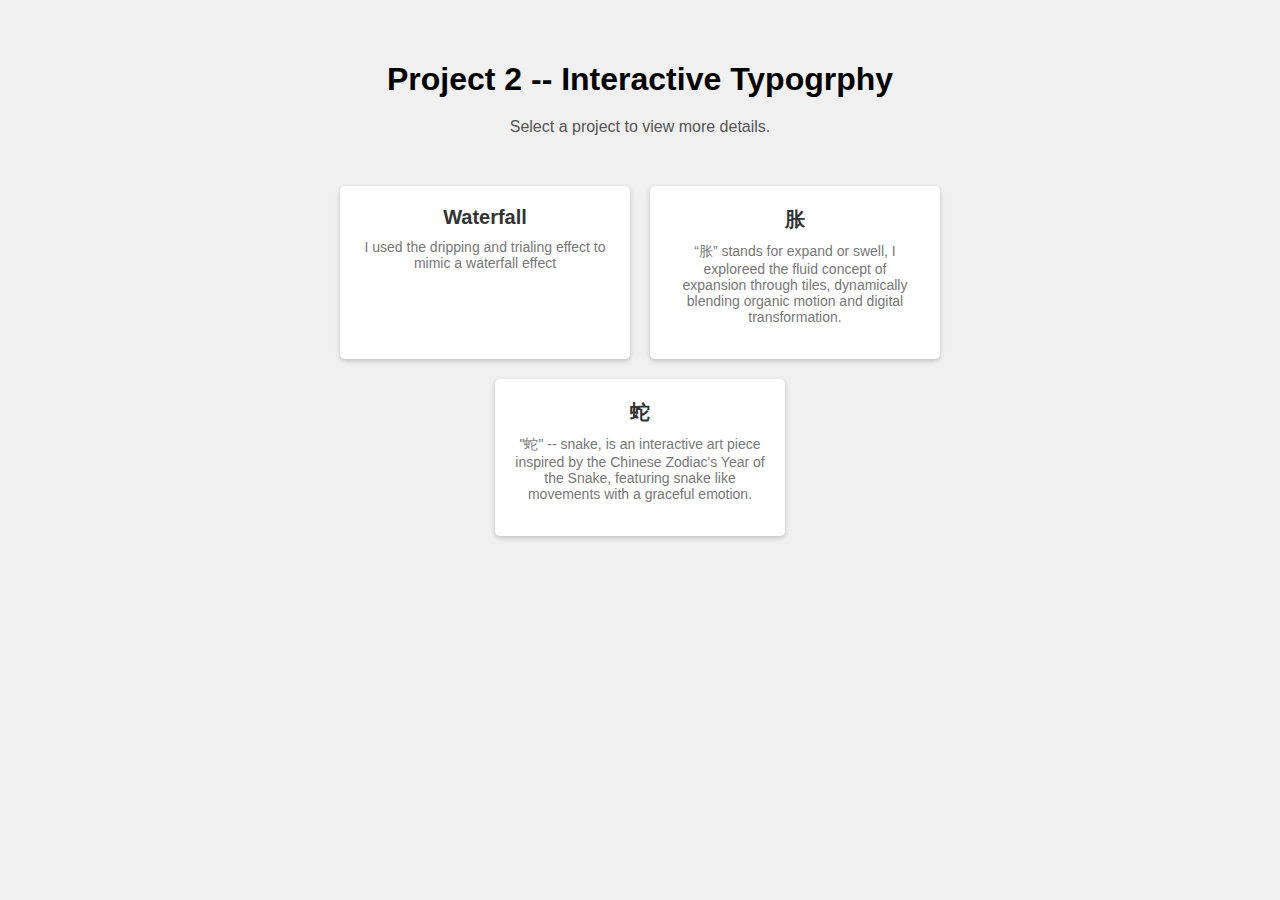
<file: index.html>
<!DOCTYPE html>
<html lang="en">
<head>
  <meta charset="UTF-8" />
  <meta name="viewport" content="width=device-width, initial-scale=1" />
  <title>My Projects Landing Page</title>
  <style>
    body {
      font-family: Arial, sans-serif;
      background-color: #f0f0f0;
      margin: 0;
      padding: 0;
    }
    .container {
      max-width: 800px;
      margin: 0 auto;
      padding: 40px 20px;
      text-align: center;
    }
    h1 {
      margin-bottom: 20px;
    }
    p {
      color: #555;
    }
    .projects {
      display: flex;
      flex-wrap: wrap;
      justify-content: center;
      margin-top: 40px;
    }
    .project {
      background: #fff;
      width: 250px;
      margin: 10px;
      padding: 20px;
      box-shadow: 0 2px 5px rgba(0, 0, 0, 0.2);
      border-radius: 5px;
      transition: transform 0.3s;
    }
    .project:hover {
      transform: translateY(-5px);
    }
    .project a {
      text-decoration: none;
      color: #333;
      font-size: 20px;
      font-weight: bold;
    }
    .project p {
      margin-top: 10px;
      font-size: 14px;
      color: #777;
    }
  </style>
</head>
<body>
  <div class="container">
    <h1>Project 2 -- Interactive Typogrphy</h1>
    <p>Select a project to view more details.</p>
    <div class="projects">
      <div class="project">
        <a href="Waterfall/index.html">Waterfall</a>
        <p>I used the dripping and trialing effect to mimic a waterfall effect</p>
      </div>
      <div class="project">
        <a href="胀/index.html">胀</a>
        <p>“胀” stands for expand or swell, I exploreed the fluid concept of expansion through tiles, dynamically blending organic motion and digital transformation.</p>
      </div>
      <div class="project">
        <a href="蛇/index.html">蛇</a>
        <p>"蛇" -- snake, is an interactive art piece inspired by the Chinese Zodiac's Year of the Snake, featuring snake like movements with a graceful emotion.</p>
      </div>
    </div>
  </div>
</body>
</html>
</file>
